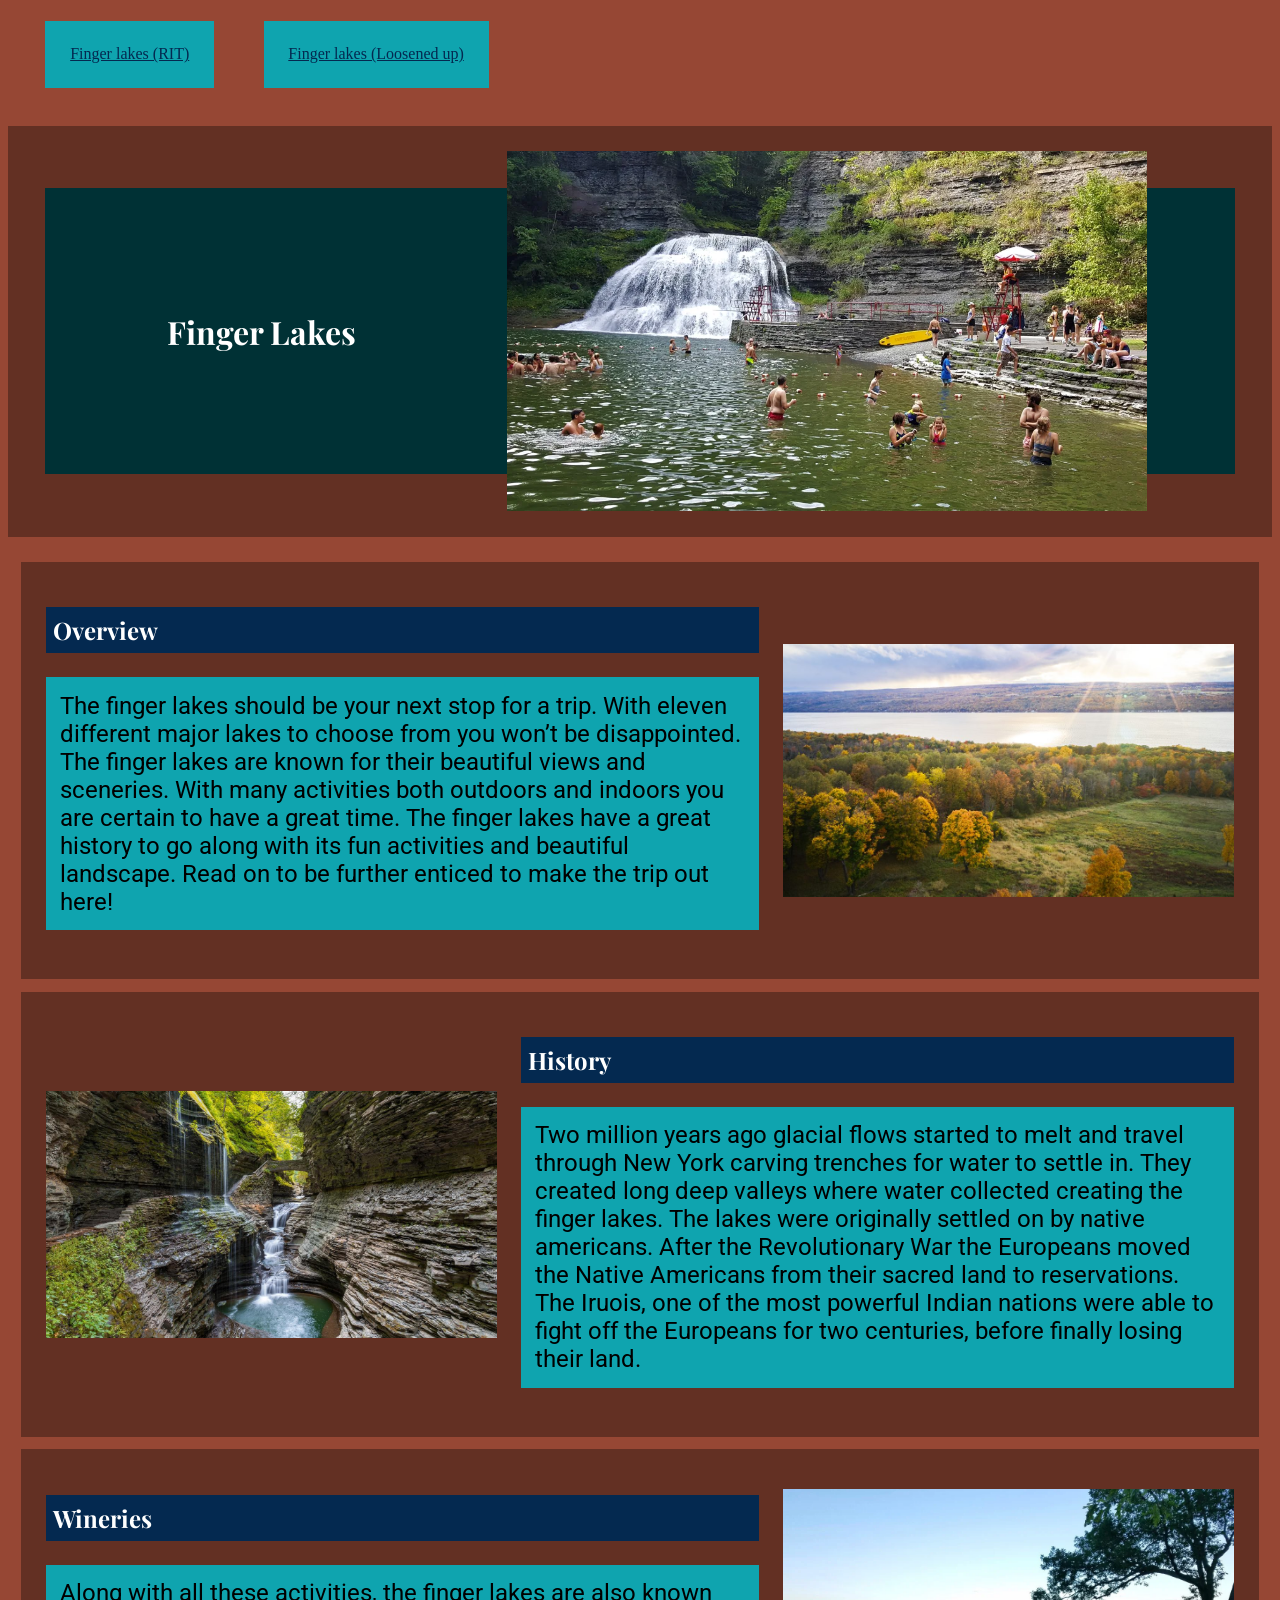
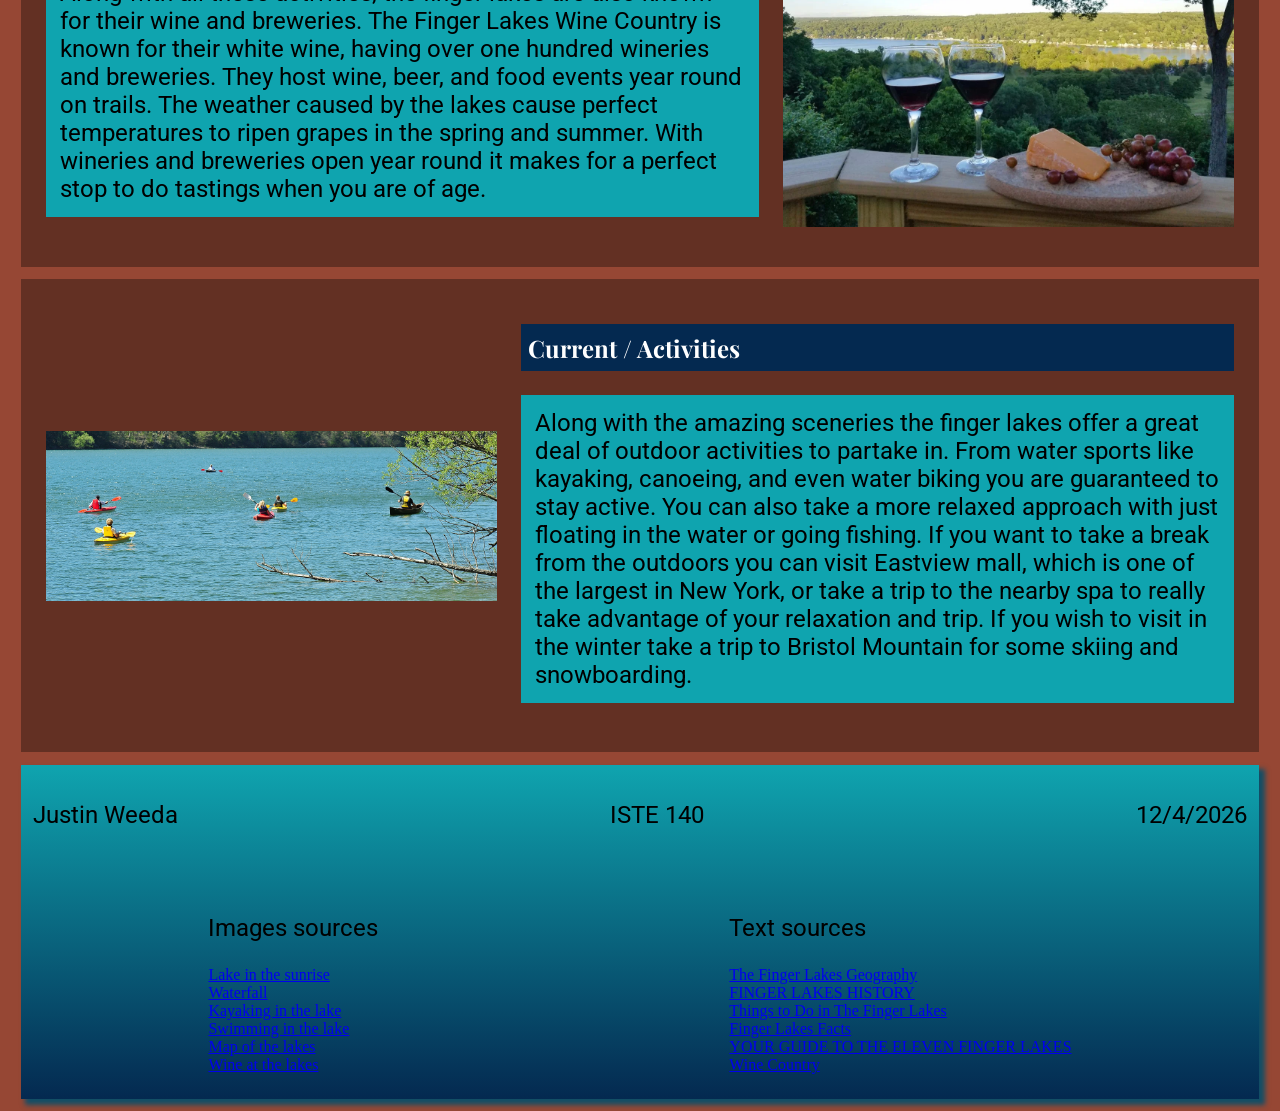
<file: index.html>
<!DOCTYPE html>
<html lang="en">
    <head>
        <title>Justin_Weeda’s final practical</title> 
        <meta charset="utf-8">
        <meta name="viewport" content="width=device-width, initial-scale=1">
        <link rel = "stylesheet" href = "styles/styles_1.css">
        <link href="https://fonts.googleapis.com/css2?family=Playfair+Display:ital,wght@0,400..900;1,400..900&display=swap" rel="stylesheet">
        <link href="https://fonts.googleapis.com/css2?family=Roboto:ital,wght@0,100;0,300;0,400;0,500;0,700;0,900;1,100;1,300;1,400;1,500;1,700;1,900&display=swap" rel="stylesheet">
    </head>

    <!-- Traditional website -->

    <body>
        <header>
            <div id = "links">
                <div class = "link">
                    <a href = "./finger_lakes_2.html">Finger lakes (RIT)</a>
                </div>
                <div class = "link">
                    <a href = "./finger_lakes_3.html">Finger lakes (Loosened up)</a>
                </div>
            </div>

            <div id = "title">
                    <h1>
                        Finger Lakes
                    </h1>
                <img src = "images/swim-robert-treman.jpg" alt = "Swimming in the finger lakes">
            </div>
        </header>

        <section class = "odd">
            <div>
                <h2>
                    Overview
                </h2>

                <p>
                    The finger lakes should be your next stop for a trip. With eleven different major lakes to choose from you won’t be disappointed. The finger lakes are known for their beautiful views and sceneries. With many activities both outdoors and indoors you are certain to have a great time. The finger lakes have a great history to go along with its fun activities and beautiful landscape. Read on to be further enticed to make the trip out here!
                </p>
            </div>

            <img src = "images/lake-Seneca-Lake-Landscape-in-Fall.jpg" alt = "finger lakes">
        </section>

        <section class = "even">
            <img src = "images/waterfall-HERO1_shutterstock.jpg" alt = "waterfall in the finger lakes">
            <div>
                <h2>
                    History
                </h2>

                <p>
                    Two million years ago glacial flows started to melt and travel through New York carving trenches for water to settle in. They created long deep valleys where water collected creating the finger lakes. The lakes were originally settled on by native americans. After the Revolutionary War the Europeans moved the Native Americans from their sacred land to reservations. The Iruois, one of the most powerful Indian nations were able to fight off the Europeans for two centuries, before finally losing their land.
                </p>
            </div>
            
        </section>

        <section class = "odd">
            <div>
                <h2>
                    Wineries
                </h2>

                <p>
                    Along with all these activities, the finger lakes are also known for their wine and breweries. The Finger Lakes Wine Country is known for their white wine, having over one hundred wineries and breweries. They host wine, beer, and food events year round on trails. The weather caused by the lakes cause perfect temperatures to ripen grapes in the spring and summer. With wineries and breweries open year round it makes for a perfect stop to do tastings when you are of age.
                </p>
            </div>
            <img src = "images/wine-GettyImages.jpg" alt = "wine at the finger lakes">
        </section>

        <section class = "even">
            <img src = "images/kayak-Canadice.jpg" alt = "kayaking in the finger lakes">
            <div>
                <h2>
                    Current / Activities
                </h2>

                <p>
                    Along with the amazing sceneries the finger lakes offer a great deal of outdoor activities to partake in. From water sports like kayaking, canoeing, and even water biking you are guaranteed to stay active. You can also take a more relaxed approach with just floating in the water or going fishing. If you want to take a break from the outdoors you can visit Eastview mall, which is one of the largest in New York, or take a trip to the nearby spa to really take advantage of your relaxation and trip. If you wish to visit in the winter take a trip to Bristol Mountain for some skiing and snowboarding.
                </p>
            </div>
            
        </section>

        <footer>
            <div>
                <p>
                    Justin Weeda
                </p>

                <p>
                    ISTE 140
                </p>
                
                <p>
                    <script>
                        const date = new Date();
                        const month = date.getMonth() + 1;
                        const day = date.getDate();
                        const year = date.getYear() + 1900;
                        document.write(month + "/" + day + "/" + year);
                    </script>
                </p>
            </div>

            <div class = "sources">
                <div id = "imgSource">
                    <p>
                        Images sources
                    </p>
                    <a href = "https://www.fingerlakestravelny.com/about/finger-lakes-map/">Lake in the sunrise</a>
                    <a href = "https://www.visittheusa.com/destination/finger-lakes">Waterfall</a>
                    <a href = "https://www.gofingerlakes.org/top-six-paddling-locations-in-the-finger-lakes-region/">Kayaking in the lake</a>
                    <a href = "https://readymadetravelplans.com/5-reasons-every-family-should-visit-the-finger-lakes/">Swimming in the lake</a>
                    <a href = "https://www.visitfingerlakes.com/plan-your-trip/finger-lakes-maps/">Map of the lakes</a>
                    <a href = "https://www.essence.com/lifestyle/finger-lakes-things-to-do/">Wine at the lakes</a>
                    
                </div>

                <div id = "textSource">
                    <p>
                        Text sources
                    </p>
                    <a href = "http://www.nygeo.org/fingerlakes.html#:~:text=They%20lie%20in%20a%20series,lakes%20gets%20higher%20and%20steeper.">The Finger Lakes Geography</a>
                    <a href = "https://www.fingerlakes.com/history/">FINGER LAKES HISTORY</a>
                    <a href = "https://www.visitfingerlakes.com/things-to-do/">Things to Do in The Finger Lakes</a>
                    <a href = "https://www.visitfingerlakes.com/plan-your-trip/finger-lakes-facts/">Finger Lakes Facts</a>
                    <a href = "https://www.fingerlakes.com/lakes/">YOUR GUIDE TO THE ELEVEN FINGER LAKES</a>
                    <a href = "https://www.fingerlakeswinecountry.com/wine-food/wineries/">Wine Country</a>
                </div>
                

            </div>

        </footer>
        

    </body>
</html>
</file>
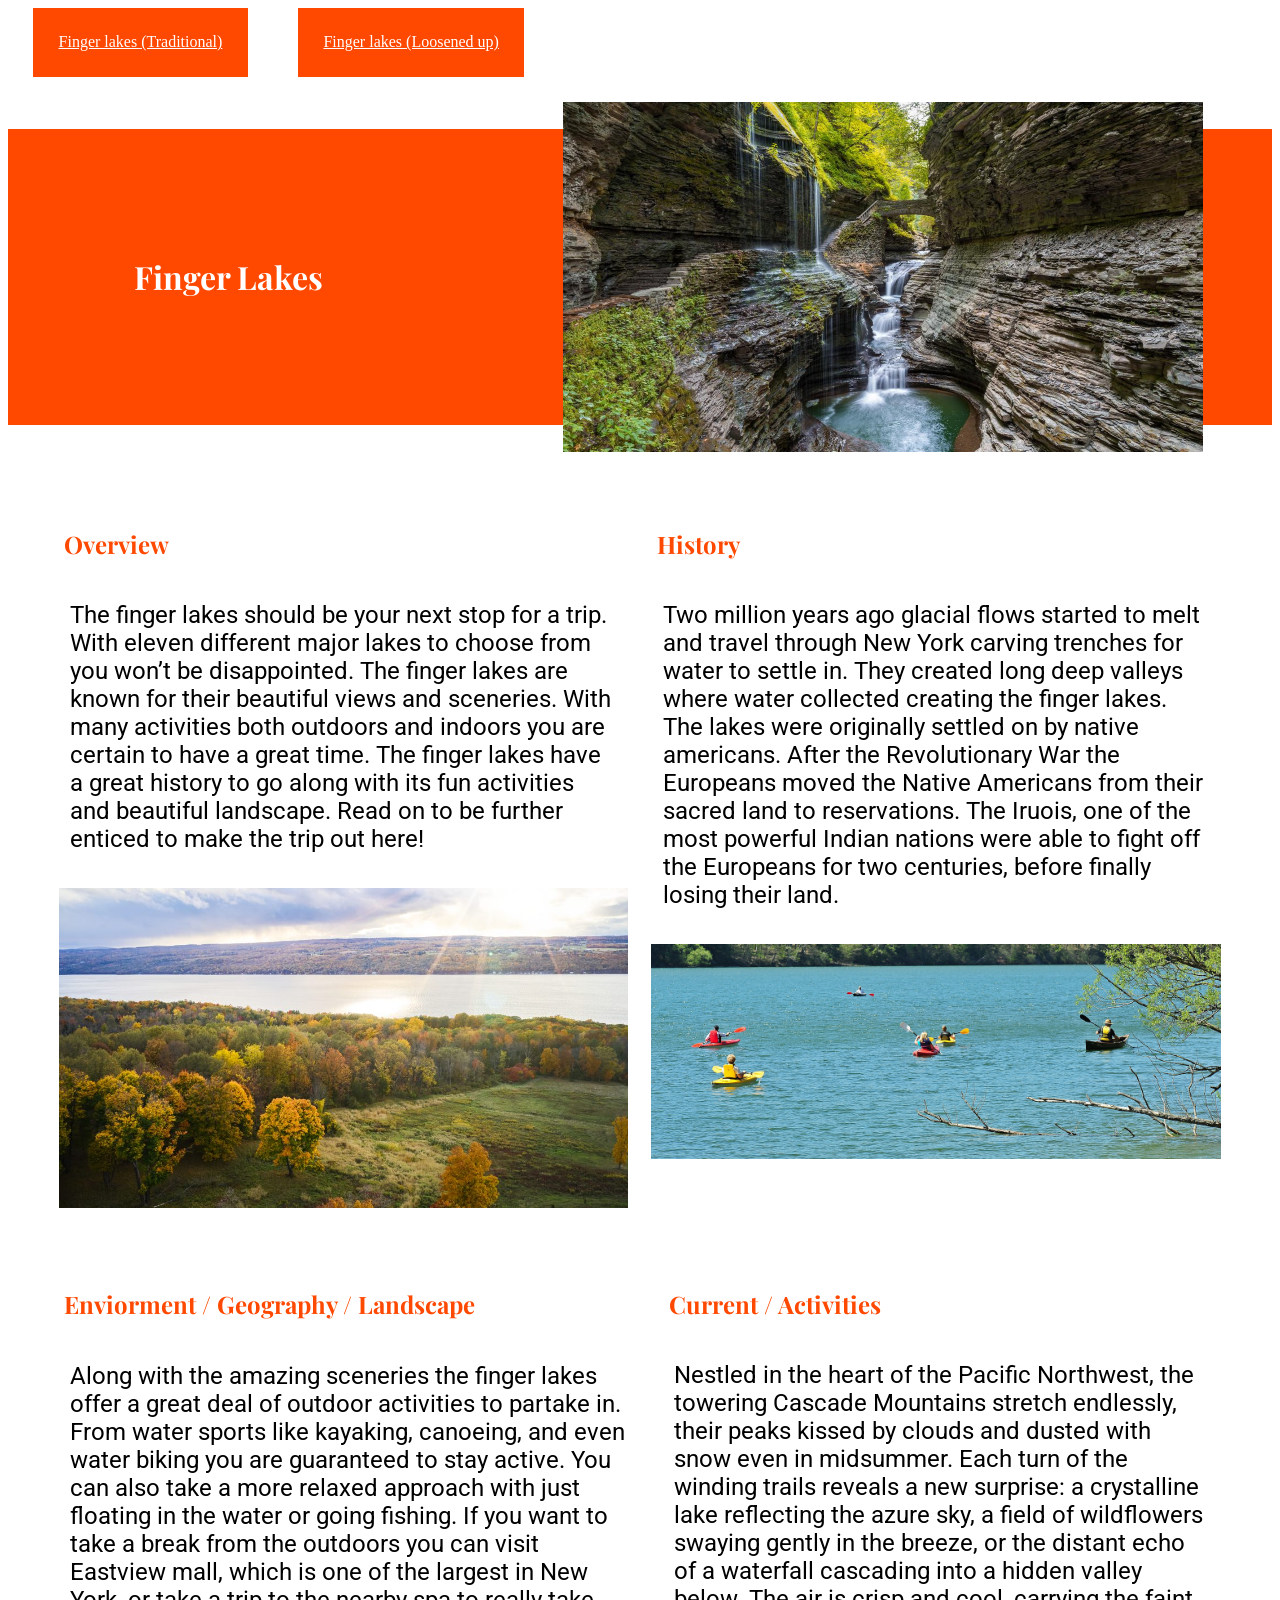
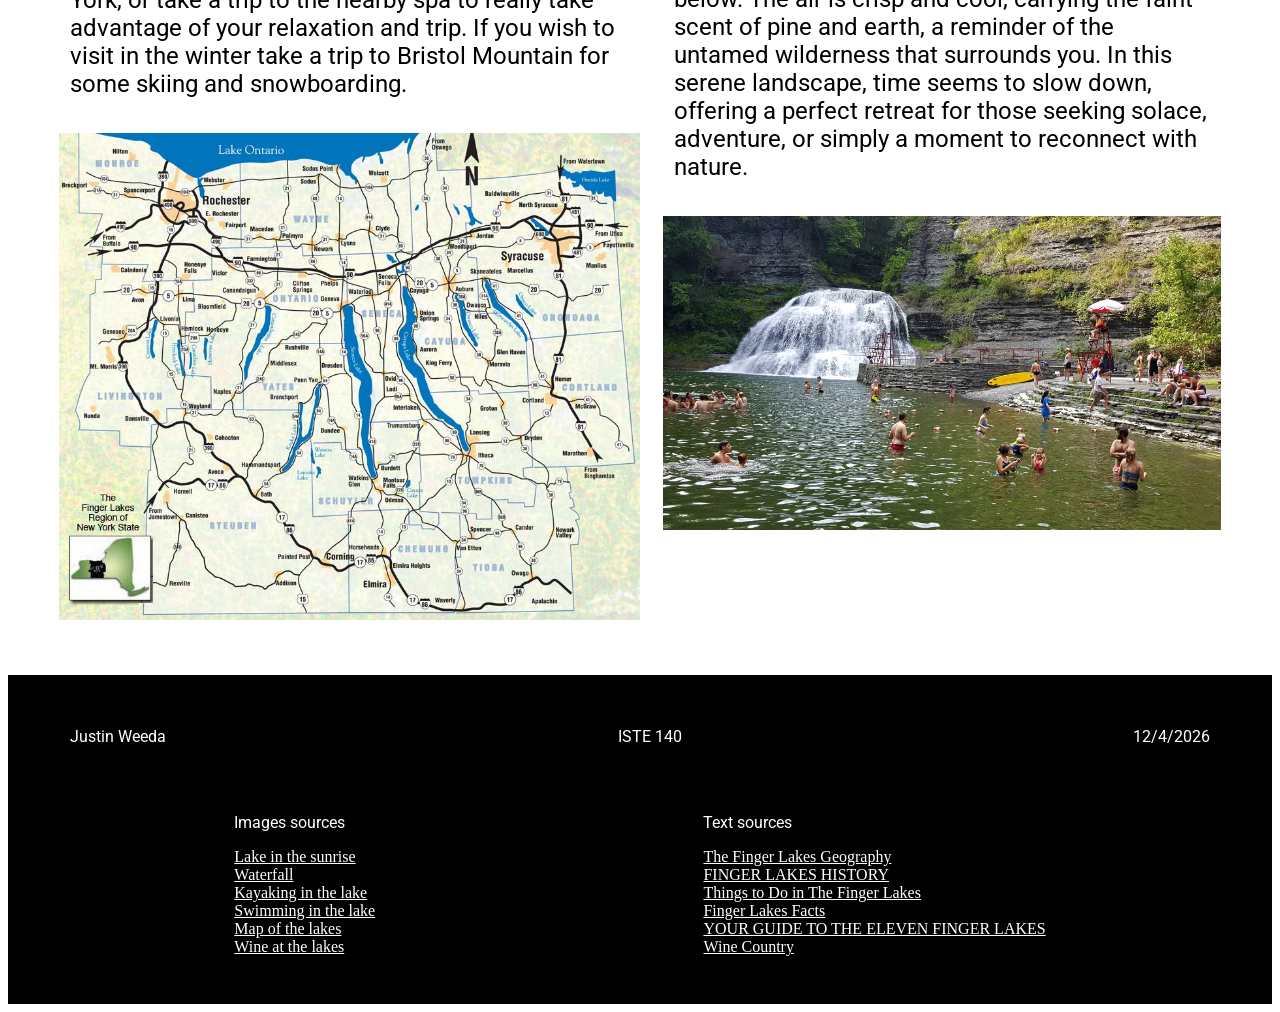
<file: finger_lakes_2.html>
<!DOCTYPE html>
<html lang="en">
    <head>
        <title>Justin_Weeda’s final practical</title> 
        <meta charset="utf-8">
        <meta name="viewport" content="width=device-width, initial-scale=1">
        <link rel = "stylesheet" href = "styles/styles_2.css">
        <link href="https://fonts.googleapis.com/css2?family=Playfair+Display:ital,wght@0,400..900;1,400..900&display=swap" rel="stylesheet">
        <link href="https://fonts.googleapis.com/css2?family=Roboto:ital,wght@0,100;0,300;0,400;0,500;0,700;0,900;1,100;1,300;1,400;1,500;1,700;1,900&display=swap" rel="stylesheet">
    </head>

    <!-- RIT Schemed website -->

    <body>
        <header>
            <div id = "links">
                <div class = "link">
                    <a href = "./index.html">Finger lakes (Traditional)</a>
                </div>
                <div class = "link">
                    <a href = "./finger_lakes_3.html">Finger lakes (Loosened up)</a>
                </div>
            </div>
            <div id = "title">
                <h1>
                    Finger Lakes
                </h1>
                <img src = "images/waterfall-HERO1_shutterstock.jpg" alt = "finger lakes waterfall">
            </div>

            
        </header>

        <section class = "sec">
            <div>
                <h2>
                    Overview
                </h2>

                <p>
                    The finger lakes should be your next stop for a trip. With eleven different major lakes to choose from you won’t be disappointed. The finger lakes are known for their beautiful views and sceneries. With many activities both outdoors and indoors you are certain to have a great time. The finger lakes have a great history to go along with its fun activities and beautiful landscape. Read on to be further enticed to make the trip out here!
                </p>
                <img src = "images/lake-Seneca-Lake-Landscape-in-Fall.jpg" alt = "lake with sunrise">
            </div>

            <div>
                <h2>
                    History
                </h2>

                <p>
                    Two million years ago glacial flows started to melt and travel through New York carving trenches for water to settle in. They created long deep valleys where water collected creating the finger lakes. The lakes were originally settled on by native americans. After the Revolutionary War the Europeans moved the Native Americans from their sacred land to reservations. The Iruois, one of the most powerful Indian nations were able to fight off the Europeans for two centuries, before finally losing their land.
                </p>
                <img src = "images/kayak-Canadice.jpg" alt = "kayaking in the lake">
            </div>
        </section>

        <section class = "sec">
            <div>
                <h2>
                    Enviorment / Geography / Landscape
                </h2>

                <p>
                    Along with the amazing sceneries the finger lakes offer a great deal of outdoor activities to partake in. From water sports like kayaking, canoeing, and even water biking you are guaranteed to stay active. You can also take a more relaxed approach with just floating in the water or going fishing. If you want to take a break from the outdoors you can visit Eastview mall, which is one of the largest in New York, or take a trip to the nearby spa to really take advantage of your relaxation and trip. If you wish to visit in the winter take a trip to Bristol Mountain for some skiing and snowboarding.
                </p>
                <img src = "images/FingerLakes_map.jpg" alt = "map of the lakes">
            </div>
            
            <div>
                <h2>
                    Current / Activities
                </h2>

                <p>
                    Nestled in the heart of the Pacific Northwest, the towering Cascade Mountains stretch endlessly, their peaks kissed by clouds and dusted with snow even in midsummer. Each turn of the winding trails reveals a new surprise: a crystalline lake reflecting the azure sky, a field of wildflowers swaying gently in the breeze, or the distant echo of a waterfall cascading into a hidden valley below. The air is crisp and cool, carrying the faint scent of pine and earth, a reminder of the untamed wilderness that surrounds you. In this serene landscape, time seems to slow down, offering a perfect retreat for those seeking solace, adventure, or simply a moment to reconnect with nature.
                </p>
                <img src = "images/swim-robert-treman.jpg" alt = "swimming in the lake">
            </div>
        </section>
        

        <footer>
            <div>
                <p>
                    Justin Weeda
                </p>

                <p>
                    ISTE 140
                </p>
                
                <p>
                    <script>
                        const date = new Date();
                        const month = date.getMonth() + 1;
                        const day = date.getDate();
                        const year = date.getYear() + 1900;
                        document.write(month + "/" + day + "/" + year);
                    </script>
                </p>
            </div>

            <div class = "sources">
                <div id = "imgSource">
                    <p>
                        Images sources
                    </p>
                    <a href = "https://www.fingerlakestravelny.com/about/finger-lakes-map/">Lake in the sunrise</a>
                    <a href = "https://www.visittheusa.com/destination/finger-lakes">Waterfall</a>
                    <a href = "https://www.gofingerlakes.org/top-six-paddling-locations-in-the-finger-lakes-region/">Kayaking in the lake</a>
                    <a href = "https://readymadetravelplans.com/5-reasons-every-family-should-visit-the-finger-lakes/">Swimming in the lake</a>
                    <a href = "https://www.visitfingerlakes.com/plan-your-trip/finger-lakes-maps/">Map of the lakes</a>
                    <a href = "https://www.essence.com/lifestyle/finger-lakes-things-to-do/">Wine at the lakes</a>
                    
                </div>

                <div id = "textSource">
                    <p>
                        Text sources
                    </p>
                    <a href = "http://www.nygeo.org/fingerlakes.html#:~:text=They%20lie%20in%20a%20series,lakes%20gets%20higher%20and%20steeper.">The Finger Lakes Geography</a>
                    <a href = "https://www.fingerlakes.com/history/">FINGER LAKES HISTORY</a>
                    <a href = "https://www.visitfingerlakes.com/things-to-do/">Things to Do in The Finger Lakes</a>
                    <a href = "https://www.visitfingerlakes.com/plan-your-trip/finger-lakes-facts/">Finger Lakes Facts</a>
                    <a href = "https://www.fingerlakes.com/lakes/">YOUR GUIDE TO THE ELEVEN FINGER LAKES</a>
                    <a href = "https://www.fingerlakeswinecountry.com/wine-food/wineries/">Wine Country</a>
                </div>
                

            </div>

        </footer>

    </body>
</html>
</file>
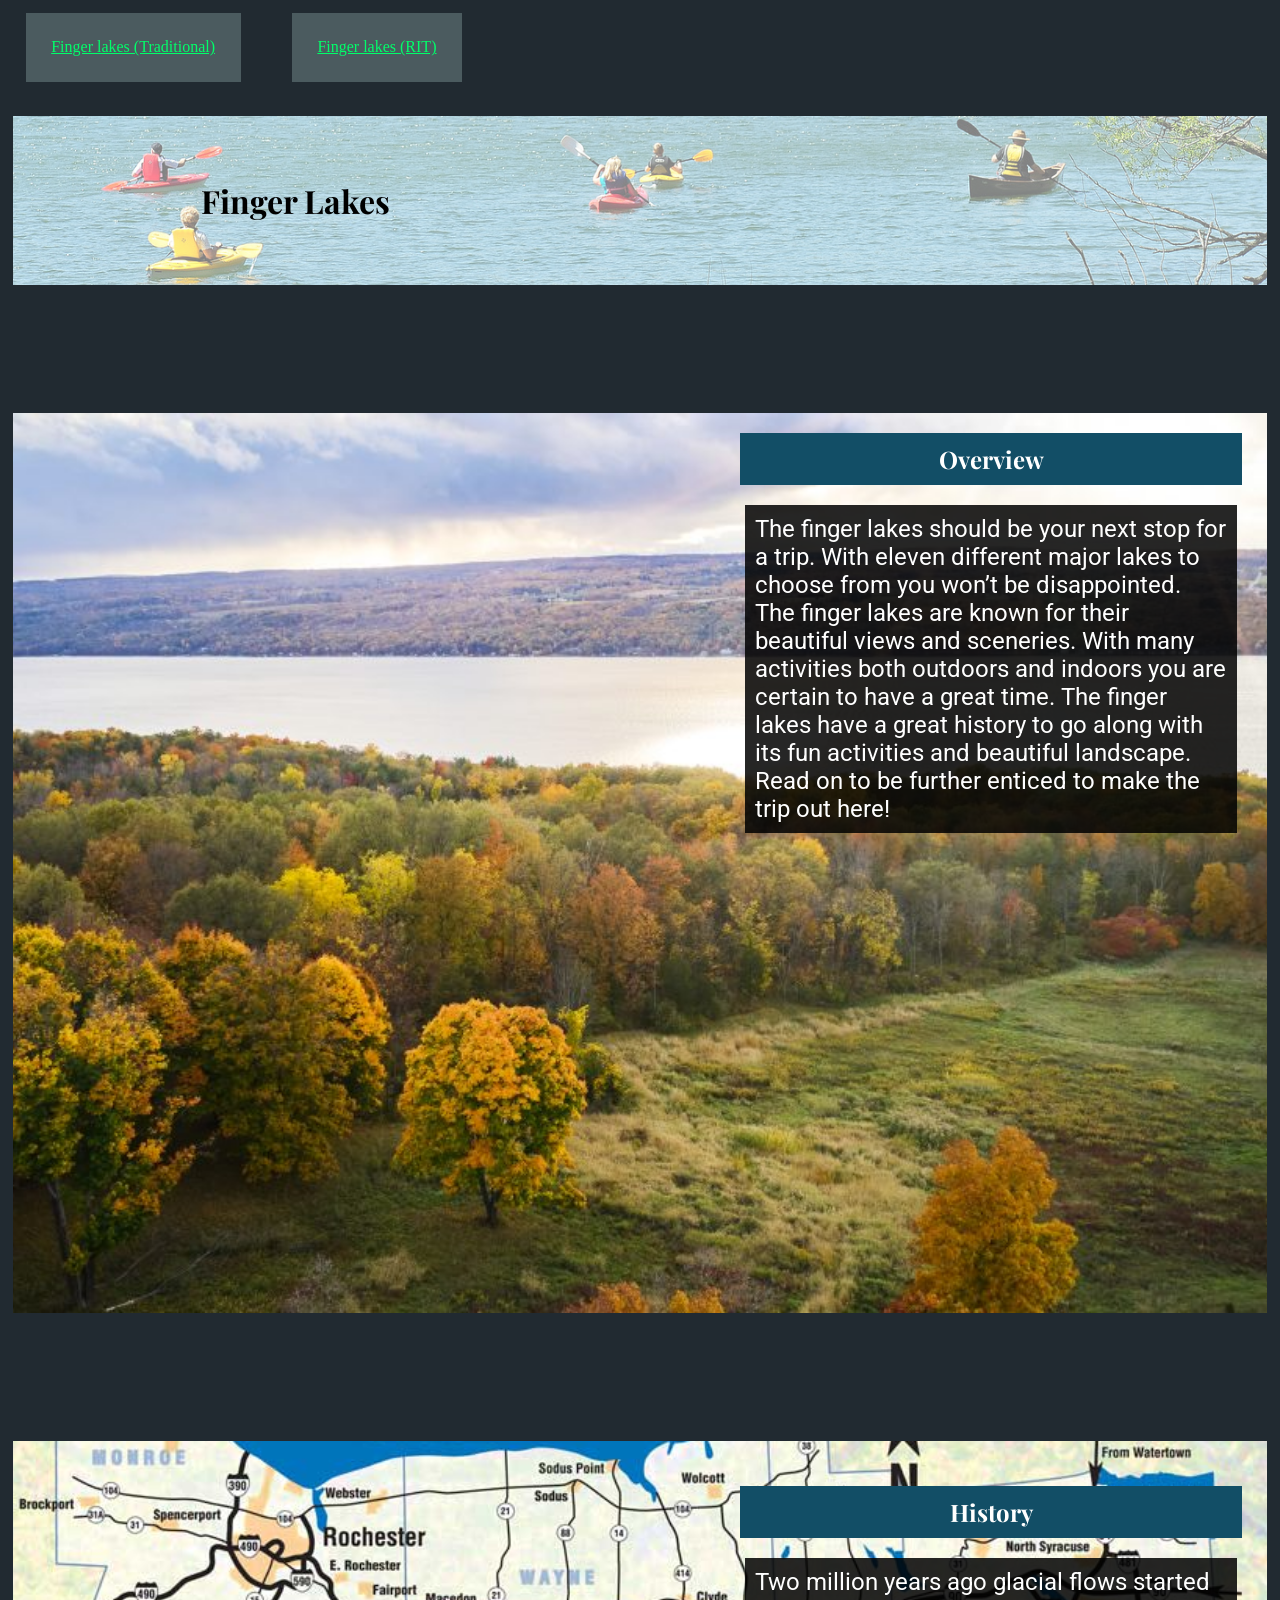
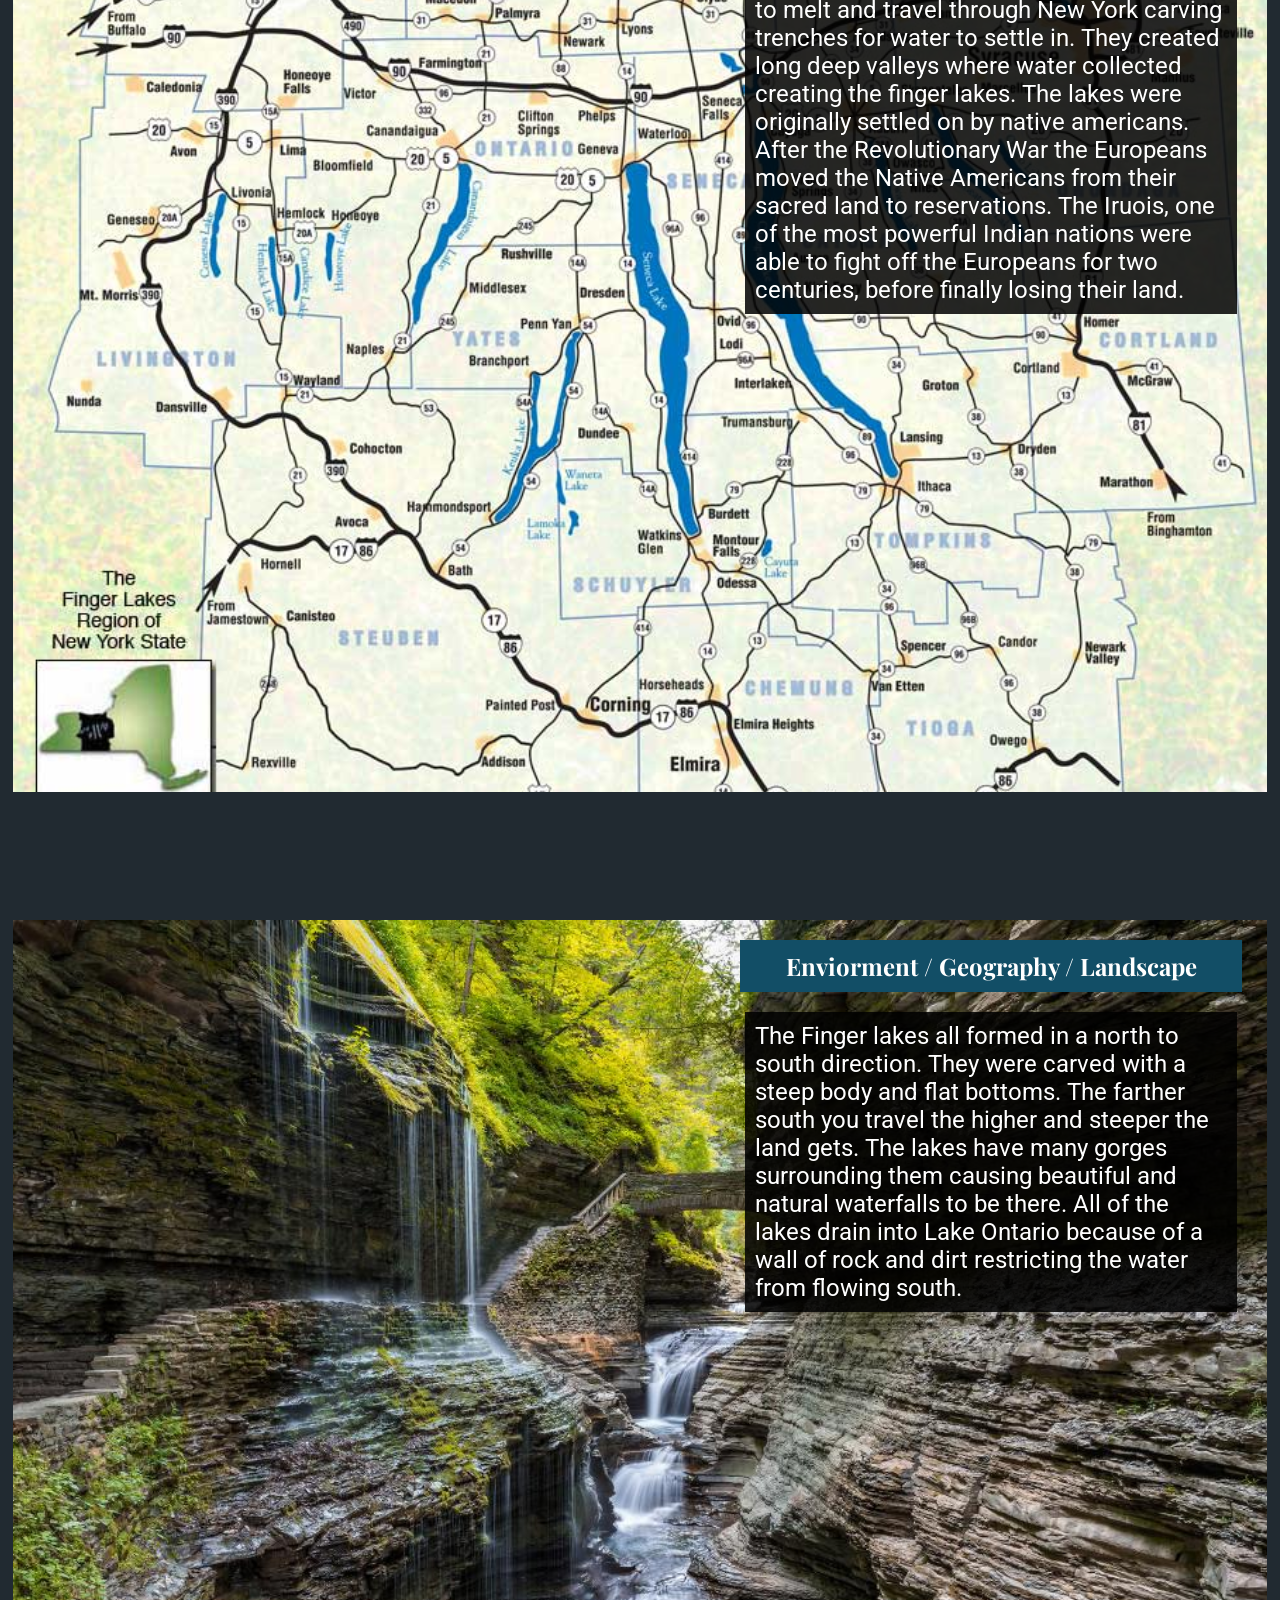
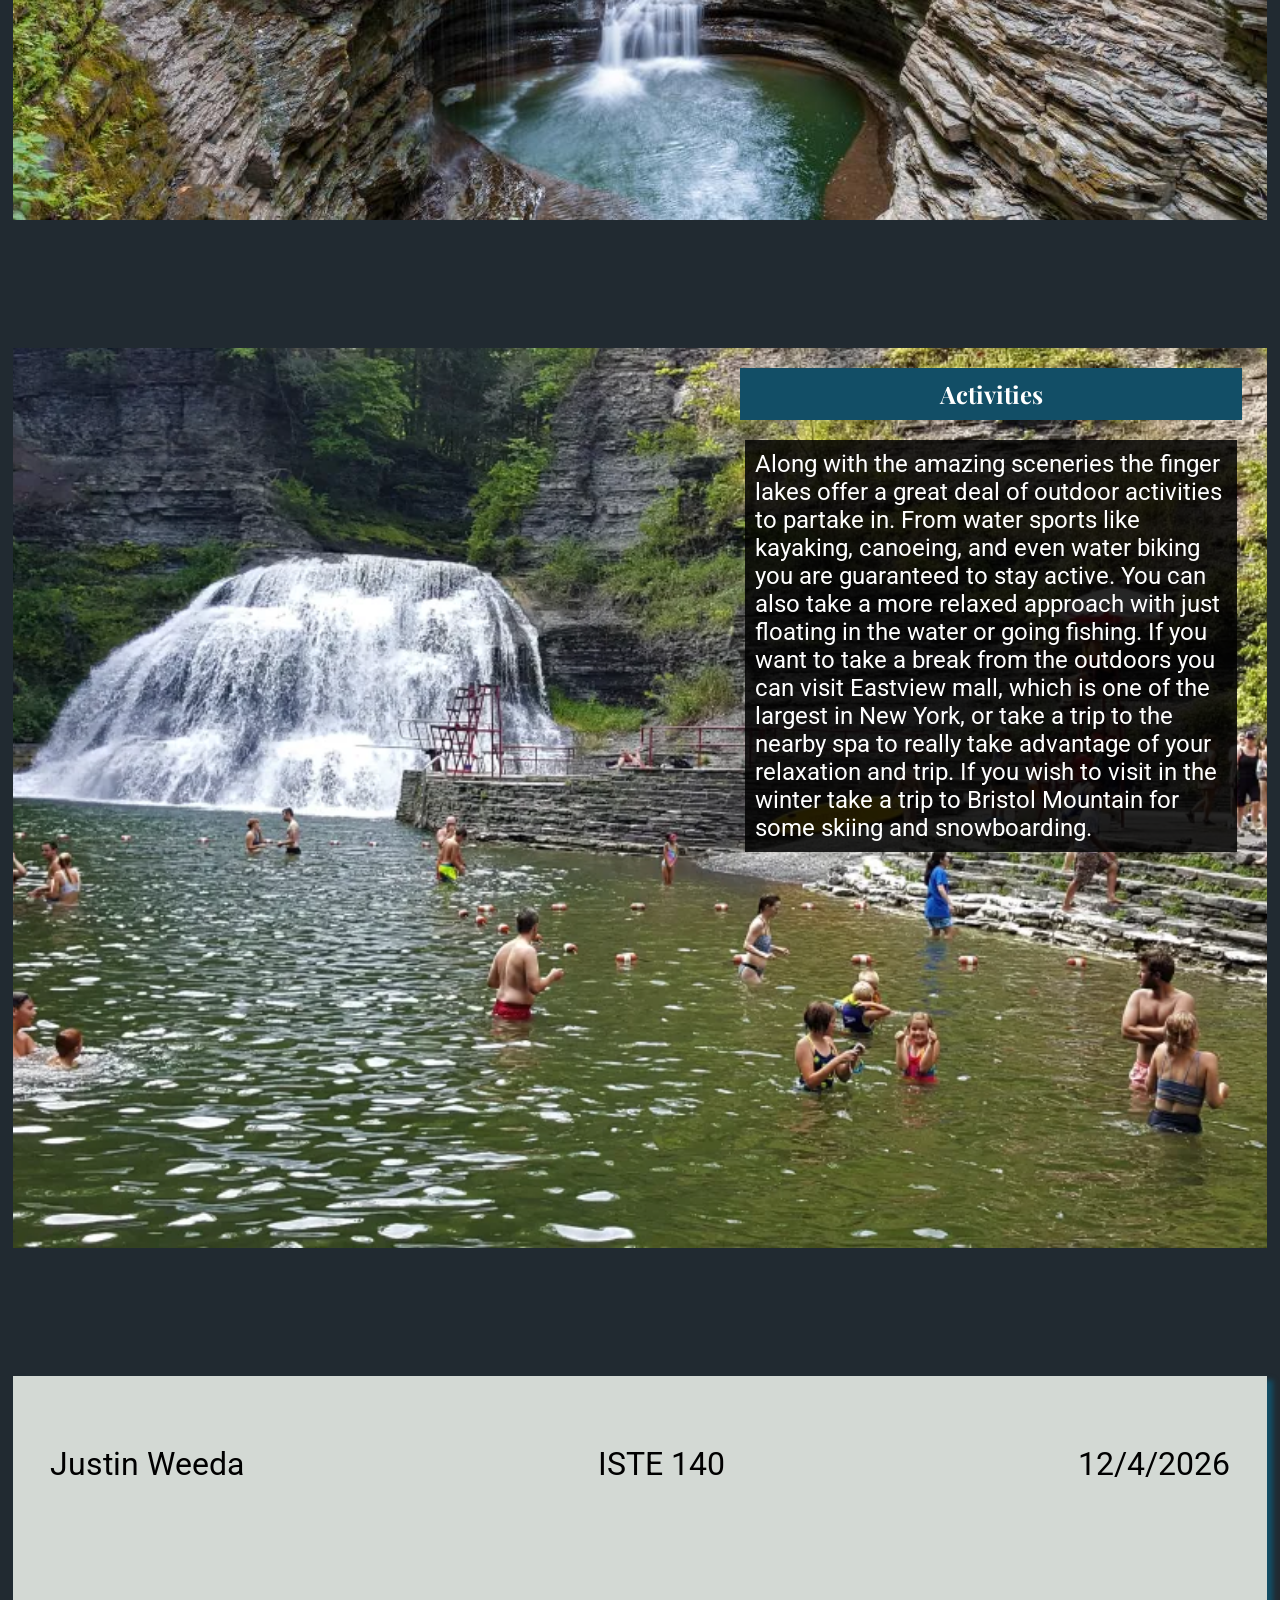
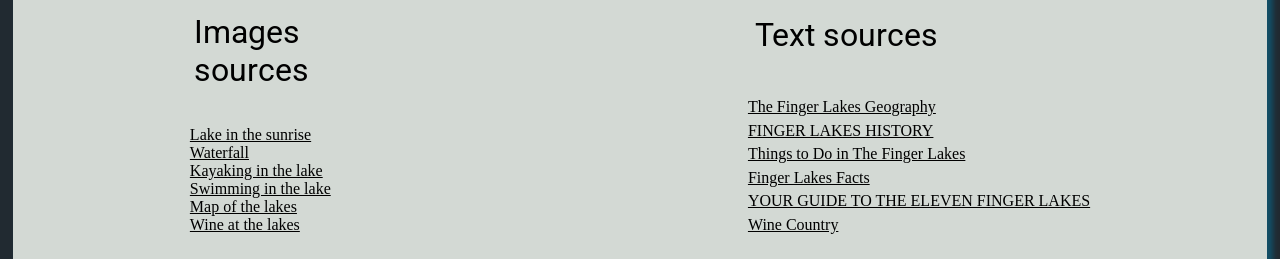
<file: finger_lakes_3.html>
<!DOCTYPE html>
<html lang="en">
    <head>
        <title>Justin_Weeda’s final practical</title> 
        <meta charset="utf-8">
        <meta name="viewport" content="width=device-width, initial-scale=1">
        <link rel = "stylesheet" href = "styles/styles_3.css">
        <link href="https://fonts.googleapis.com/css2?family=Playfair+Display:ital,wght@0,400..900;1,400..900&display=swap" rel="stylesheet">
        <link href="https://fonts.googleapis.com/css2?family=Roboto:ital,wght@0,100;0,300;0,400;0,500;0,700;0,900;1,100;1,300;1,400;1,500;1,700;1,900&display=swap" rel="stylesheet">
    </head>

    <!-- Loosened up -->

    <body>
        <header>
            <div id = "links">
                <div class = "link">
                    <a href = "./index.html">Finger lakes (Traditional)</a>
                </div>
                <div class = "link">
                    <a href = "./finger_lakes_2.html">Finger lakes (RIT)</a>
                </div>
            </div>
            <div id = "title">
                <h1>
                    Finger Lakes
                </h1>
            </div>
        </header>
        
        <section class = "sec" id = "overview">
            <div>
                <h2>
                    Overview
                </h2>

                <p>
                    The finger lakes should be your next stop for a trip. With eleven different major lakes to choose from you won’t be disappointed. The finger lakes are known for their beautiful views and sceneries. With many activities both outdoors and indoors you are certain to have a great time. The finger lakes have a great history to go along with its fun activities and beautiful landscape. Read on to be further enticed to make the trip out here!
                </p>
                
            </div>
        </section>

        <section class = "sec" id = "history">
            <div>
                <h2>
                    History
                </h2>

                <p>
                    Two million years ago glacial flows started to melt and travel through New York carving trenches for water to settle in. They created long deep valleys where water collected creating the finger lakes. The lakes were originally settled on by native americans. After the Revolutionary War the Europeans moved the Native Americans from their sacred land to reservations. The Iruois, one of the most powerful Indian nations were able to fight off the Europeans for two centuries, before finally losing their land.
                </p>
            </div>
        </section>

        <section class = "sec" id = "landscape">
            <div>
                <h2>
                    Enviorment / Geography / Landscape
                </h2>

                <p>
                    The Finger lakes all formed in a north to south direction. They were carved with a steep body and flat bottoms. The farther south you travel the higher and steeper the land gets. The lakes have many gorges surrounding them causing beautiful and natural waterfalls to be there. All of the lakes drain into Lake Ontario because of a wall of rock and dirt restricting the water from flowing south.
                </p>
                
            </div>

        </section>

        <section class = "sec" id = "activities">
            <div>
                <h2>
                    Activities
                </h2>

                <p>
                    Along with the amazing sceneries the finger lakes offer a great deal of outdoor activities to partake in. From water sports like kayaking, canoeing, and even water biking you are guaranteed to stay active. You can also take a more relaxed approach with just floating in the water or going fishing. If you want to take a break from the outdoors you can visit Eastview mall, which is one of the largest in New York, or take a trip to the nearby spa to really take advantage of your relaxation and trip. If you wish to visit in the winter take a trip to Bristol Mountain for some skiing and snowboarding.
                </p>
                
            </div>
        </section>
        

        <footer>
            <div>
                <p>
                    Justin Weeda
                </p>

                <p>
                    ISTE 140
                </p>
                
                <p>
                    <script>
                        const date = new Date();
                        const month = date.getMonth() + 1;
                        const day = date.getDate();
                        const year = date.getYear() + 1900;
                        document.write(month + "/" + day + "/" + year);
                    </script>
                </p>
            </div>

            <div class = "sources">
                <div id = "imgSource">
                    <p>
                        Images sources
                    </p>
                    <a href = "https://www.fingerlakestravelny.com/about/finger-lakes-map/">Lake in the sunrise</a>
                    <a href = "https://www.visittheusa.com/destination/finger-lakes">Waterfall</a>
                    <a href = "https://www.gofingerlakes.org/top-six-paddling-locations-in-the-finger-lakes-region/">Kayaking in the lake</a>
                    <a href = "https://readymadetravelplans.com/5-reasons-every-family-should-visit-the-finger-lakes/">Swimming in the lake</a>
                    <a href = "https://www.visitfingerlakes.com/plan-your-trip/finger-lakes-maps/">Map of the lakes</a>
                    <a href = "https://www.essence.com/lifestyle/finger-lakes-things-to-do/">Wine at the lakes</a>
                    
                </div>

                <div id = "textSource">
                    <p>
                        Text sources
                    </p>
                    <a href = "http://www.nygeo.org/fingerlakes.html#:~:text=They%20lie%20in%20a%20series,lakes%20gets%20higher%20and%20steeper.">The Finger Lakes Geography</a>
                    <a href = "https://www.fingerlakes.com/history/">FINGER LAKES HISTORY</a>
                    <a href = "https://www.visitfingerlakes.com/things-to-do/">Things to Do in The Finger Lakes</a>
                    <a href = "https://www.visitfingerlakes.com/plan-your-trip/finger-lakes-facts/">Finger Lakes Facts</a>
                    <a href = "https://www.fingerlakes.com/lakes/">YOUR GUIDE TO THE ELEVEN FINGER LAKES</a>
                    <a href = "https://www.fingerlakeswinecountry.com/wine-food/wineries/">Wine Country</a>
                </div>
                

            </div>

        </footer>

    </body>
</html>
</file>
<file: styles/styles_1.css>
body {
    background-color: #964734;
}

img {
    max-width: 100%;
}

h1, h2 {
    font-family: 'Playfair Display', serif;
}

p{
    
    font-family: 'Roboto';
}

h1 {
    color: white;
    background-color: #003135;
    padding: 3%; 
}

h2 {
    color: white;
    background-color: #042950;
    padding: 1%;
}

section p {
    background-color: #0FA4AF;
    padding: 2%;
    font-size: 1.5em;
}
#links a {
    color: #042950;
}

#links a:active {
    color: #964734;
}

#links a:visited {
    color: white;
}

footer {
    background-image: linear-gradient(#0FA4AF, #042950);
    box-shadow: 5px 5px 5px 1px #124E66;
    margin: 1% 1%;
}

footer div {
    display: flex;
    flex-direction: row;
    justify-content: space-between;
    padding: 1%;    
}

footer div p {
    color: black;
    transition: color 3s ease;
    
}

#imgSource, #textSource {
    display: flex;
    flex-direction: column;
    box-shadow: none;
}

.sources {
    display: flex;
    flex-direction: row;
    justify-content: space-around;
}

footer:hover div p {
    color: white;
}

footer div a:visited, a:active {
    color: white;
}

footer div a:hover {
    color: #00eaff;
}

.link {
    background-color: #0FA4AF;
    padding: 2%;
    margin: 0% 2%;
}

a:hover {
    color: #00eaff;
}

section, header #title {
    background-color: #633023;
    padding: 2%;
}

@media screen and (max-width: 799px){
    header #title h1{
        margin: 5% 0% 0% 0%;
    }

    header #title img {
        display: grid;
        justify-self: center;
        align-items: center;
        width: 75vw;
    }

    header #links{
        display: flex;
        justify-content: space-around;
        padding: 1%;
    }

    .even {
        display: grid;
        grid-template-columns: auto;
    }

    .even h2 {
        grid-row: 1;
    }

    .even p {
        grid-row: 2;
    }
    .even img {
        grid-row: 3;
    }

    div p {
        font-size: 1.2rem;
    }
}

@media screen and (min-width: 800px) {
    header #title{
        position: relative;
        display: grid;
        grid-template-columns: auto auto auto auto auto;
        align-items: center;
        height: auto;
        margin: 2% 0%;
    }

    header #title img {
        width: 50vw;
        height: auto;
        grid-column: 5 / 6;
        z-index: 2;
        position: relative;
        grid-row: 1;
    }

    header #title h1 {
        padding: 10%;
        grid-column: 1 / 6;
        z-index: 1;
        grid-row: 1;
        position: relative;
        margin:1%;
    }

    header #links{
        display: flex;
        padding: 1%;
    }

    div p {
        font-size: 1.5rem;
    }

    .odd {
        display: grid;
        grid-template-columns: 60% auto;
        align-items: center;
        gap: 2%;
        margin: 1%;
    }

    .even {
        display: grid;
        grid-template-columns: auto 60%;
        align-items: center;
        gap: 2%;
        margin: 1%;
    }
}
</file>
<file: styles/styles_2.css>
body {
    background-color: white;
}

img {
    max-width: 100%;
}

h1, h2 {
    font-family: 'Playfair Display', serif;
}

p{
    
    font-family: 'Roboto';
}

h1 {
    color: white;
    background-color: #FF4800;
    padding: 3%; 
}

h2 {
    color: #FF4800;
    background-color: white;
    padding: 1%;
}

section p {
    background-color: white;
    color: black;
    padding: 2%;
    font-size: 1.5em;
}

img {
    max-width: 100%;
}

footer {
    background-color: black;
    color: white;
    padding: 2% 4%;
    transition: background-color 3s ease;
}

footer div {
    display: flex;
    flex-direction: row;
    justify-content: space-between;
    padding: 1%;
}

footer div p {
    color: white;
}

#imgSource, #textSource {
    display: flex;
    flex-direction: column;
    box-shadow: none;
}

.sources {
    display: flex;
    flex-direction: row;
    justify-content: space-around;
}

footer div a {
    color: white
}
footer div a:visited, a:active {
    color: white;
}

footer:hover {
    background-color: #FF4800;
}


.link {
    background-color: #FF4800;
    padding: 2%;
    margin: 0% 2%;
}

#links a {
    color: white;
}

#links a:active {
    color: rgb(100, 70, 0);
}

#links a:visited {
    color: yellow;
}

#links a:hover {
    color: black;
}

header #links{
    display: flex;
    justify-content: space-around;
}

@media screen and (max-width: 799px){
    header #title {
        display: flex;
        position: relative;
        align-items: center;
        justify-content: center;
        margin: 5% 0% 10% 0%;
    }
    header #title img {
        position: relative;
        z-index: 1;
    }
    
    header #title h1 {
        position: absolute;
        top: 45vw;
        z-index: 2;
        padding: 5% 15%;
        margin: 1%;
    }

    .sec div p {
        font-size: 1.2rem;
    }
}

@media screen and (min-width: 800px) {
    header #title {
        max-height: 50%;
        position: relative;
        display: grid;
        grid-template-columns: auto auto auto auto;
        align-items: center;
        margin: 2% 0%;
    }
    header #title img {
        width: 50vw;
        height: auto;
        grid-column: 4 / 5;
        z-index: 2;
        position: relative;
        justify-self: center;
        grid-row: 1;
    }

    header #title h1 {
        padding: 10%;
        grid-column: 1 / 5;
        z-index: 1;
        grid-row: 1;
        position: relative;
        margin:0;
        top: 0vw;
    }

    .sec{
        display: grid;
        grid-template-columns: auto auto;
        gap: 2%;
        margin: 4%;
    }

    .sec div p {
        font-size: 1.5rem;
    }

    header #links{
        display: flex;
        justify-content:left;
    }
}
</file>
<file: styles/styles_3.css>
html, body {
    margin: 0%;
    padding: 0%;
    height: 100%;
}
html {
    font-size: 16px;
}

body {
    background-color: #212A31;
}

h1, h2 {
    font-family: 'Playfair Display', serif;
}

h2 {
    padding: 2%;
}

p{
    
    font-family: 'Roboto';
}

h1 {
    padding: 5% 15%;
    font-size: 2rem;
}

h2 {
    background-color: #124E66;
    color: white;
}

div p {
    padding: 2%;
    color: white;
    font-size: 2rem;
}

img {
    max-width: 100%;
}

.link {
    background-color: #4b5b5f;
    padding: 2%;
    margin: 1% 2%;
}

#links a {
    color: #00ff6a;
}


#links a:active {
    color: #964734;
}

#links a:visited {
    color: #00eaff;
}

#links a:hover {
    color: white;
}

header #title {
    align-items: center;
    justify-content: center;
}

header #title img {
    z-index: 1;
}

header #title h1 {
    z-index: 2;
}

#links {
    display: flex;
}

footer {
    background-color: #D3D9D4;
    box-shadow: 5px 5px 5px 1px #124E66;
    margin: 1% 1%;
}

footer div {
    display: flex;
    flex-direction: row;
    justify-content: space-between;
    padding: 1%;
    
}
footer div p {
    color: black;
}

#imgSource, #textSource {
    display: flex;
    flex-direction: column;
    box-shadow: none;
}

.sources {
    display: flex;
    flex-direction: row;
    justify-content: space-around;
}

footer div a, a:hover, a:visited, a:active {
    color: black;
}

header #title  {
    margin: 1%;
    height: 50%;
    background-image: url('../images/kayak-Canadice.jpg');
    background-size: cover;
    background-position: center;
    z-index: 2;
}

header #title h1 {
    background-color: rgba(255, 255, 255, 0.5);
}

.sec {
    max-width: 100vw;
}

#overview  {
    height: 100%;
    background: rgba(70, 149, 165, 0.5);
    background-image: url('../images/lake-Seneca-Lake-Landscape-in-Fall.jpg');
    background-size: cover;
    background-position: center;
    z-index: 2;
    position: relative;
    margin: 10% 1%;
}

#landscape {
    height: 100%;
    background: rgba(70, 149, 165, 0.5);
    background-image: url('../images/waterfall-HERO1_shutterstock.jpg');
    background-size: cover;
    background-position: center;
    z-index: 2;
    position: relative;
    margin: 10% 1%;
}

#activities {
    height: 100%;
    background: rgba(70, 149, 165, 0.5);
    background-image: url('../images/swim-robert-treman.jpg');
    background-size: cover;
    background-position: center;
    z-index: 2;
    position: relative;
    margin: 10% 1%;
}

#history {
    height: 100%;
    background-image: url('../images/FingerLakes_map.jpg');
    background-size: cover;
    background-position: center;
    z-index: 2;
    position: relative;
    margin: 10% 1%;
    padding: 2%;
}

.sec div{
    position: absolute;
    max-width: 40%;
    right: 2%;
    z-index: 2;
}

.sec div h2{
    text-align: center;
}

.sec div p {
    font-size: 1rem;
    background-color: rgba(0, 0, 0, .85);
    margin: 1%;
}

@media screen and (max-width: 799px) {

    .sec div{
        align-items: center;
        position: absolute;
        max-width: 100%;
        z-index: 2;
    }

    .sec div{
        margin: 1%;
    }

    .sec div p {
        font-size: 1.5rem;
    }
    img {
        width: 100vw;
        height: 50vw;
    }
}

@media screen and (min-width: 800px) {

    .sec div p {
        font-size: 1.5rem;
    }
    img {
        width: 100vw;
        height: 50vw;
    }
}
</file>
